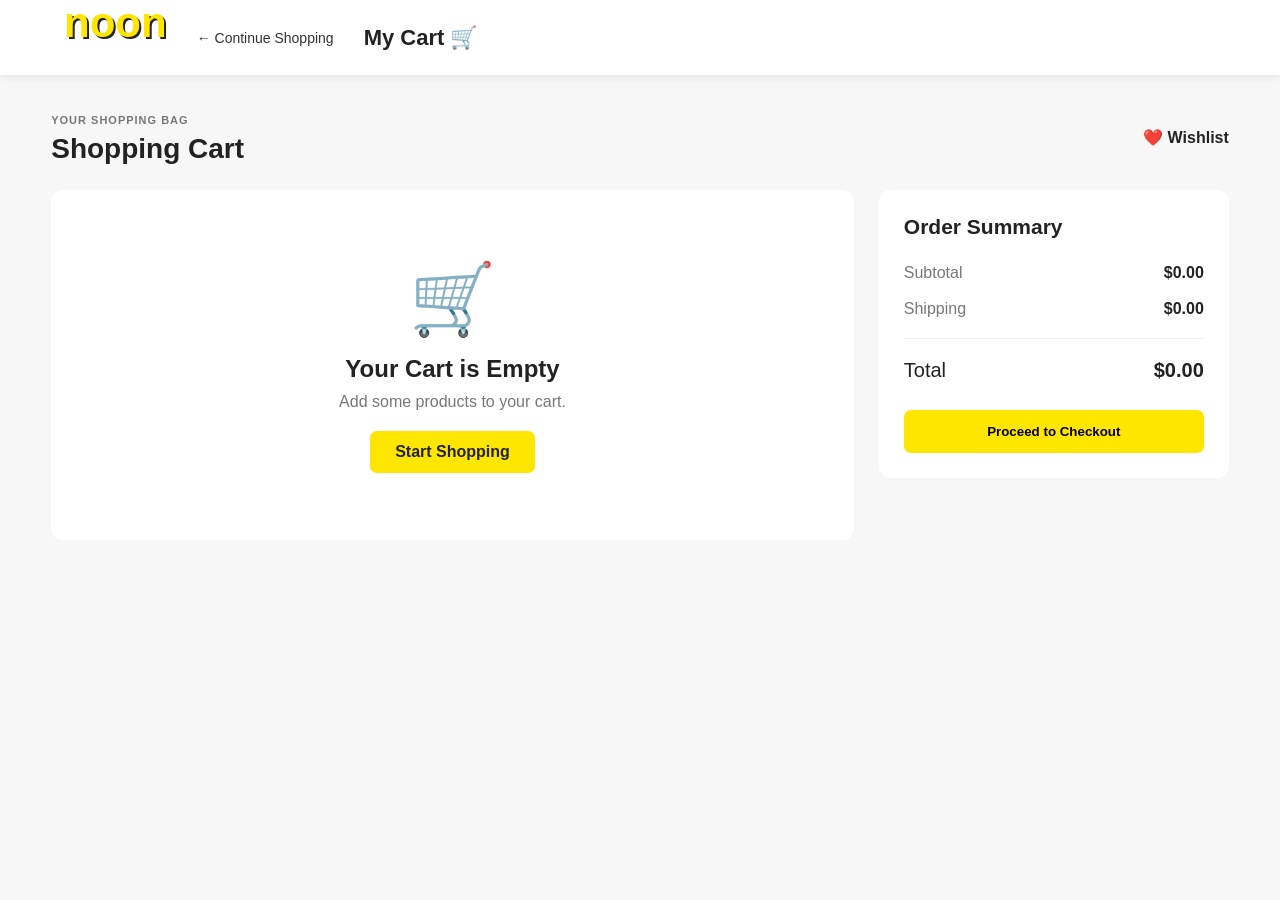
<file: roqia ecommerce/cart.html>
<!DOCTYPE html>
<html lang="en">

<head>
    <meta charset="UTF-8">
    <meta name="viewport" content="width=device-width, initial-scale=1.0">

    <title>Noon | Cart</title>

    <link rel="stylesheet" href="noon.css">
</head>

<body>

    <header>

        <div class="logo">noon</div>

        <a href="index.html" class="back">
            ← Continue Shopping
        </a>

        <h1>My Cart 🛒</h1>

    </header>


    <main>

        <div class="page-title">

            <div>
                <span>YOUR SHOPPING BAG</span>
                <h2>Shopping Cart</h2>
            </div>

            <a href="wishlist.html">
                ❤️ Wishlist
            </a>

        </div>


        <div class="cart-layout">

            <!-- PRODUCTS -->

            <div
                class="cart-products"
                id="cartProducts"
            ></div>


            <!-- SUMMARY -->

            <div class="cart-summary">

                <h2>Order Summary</h2>

                <div class="summary-row">
                    <span>Subtotal</span>
                    <strong id="subtotal">$0</strong>
                </div>

                <div class="summary-row">
                    <span>Shipping</span>
                    <strong id="shipping">$0</strong>
                </div>

                <hr>

                <div class="total-row">
                    <span>Total</span>
                    <strong id="total">$0</strong>
                </div>

                <button
                    class="checkout"
                    onclick="checkout()"
                >
                    Proceed to Checkout
                </button>

            </div>

        </div>

    </main>


    <script src="noon.js"></script>

</body>

</html>
</file>
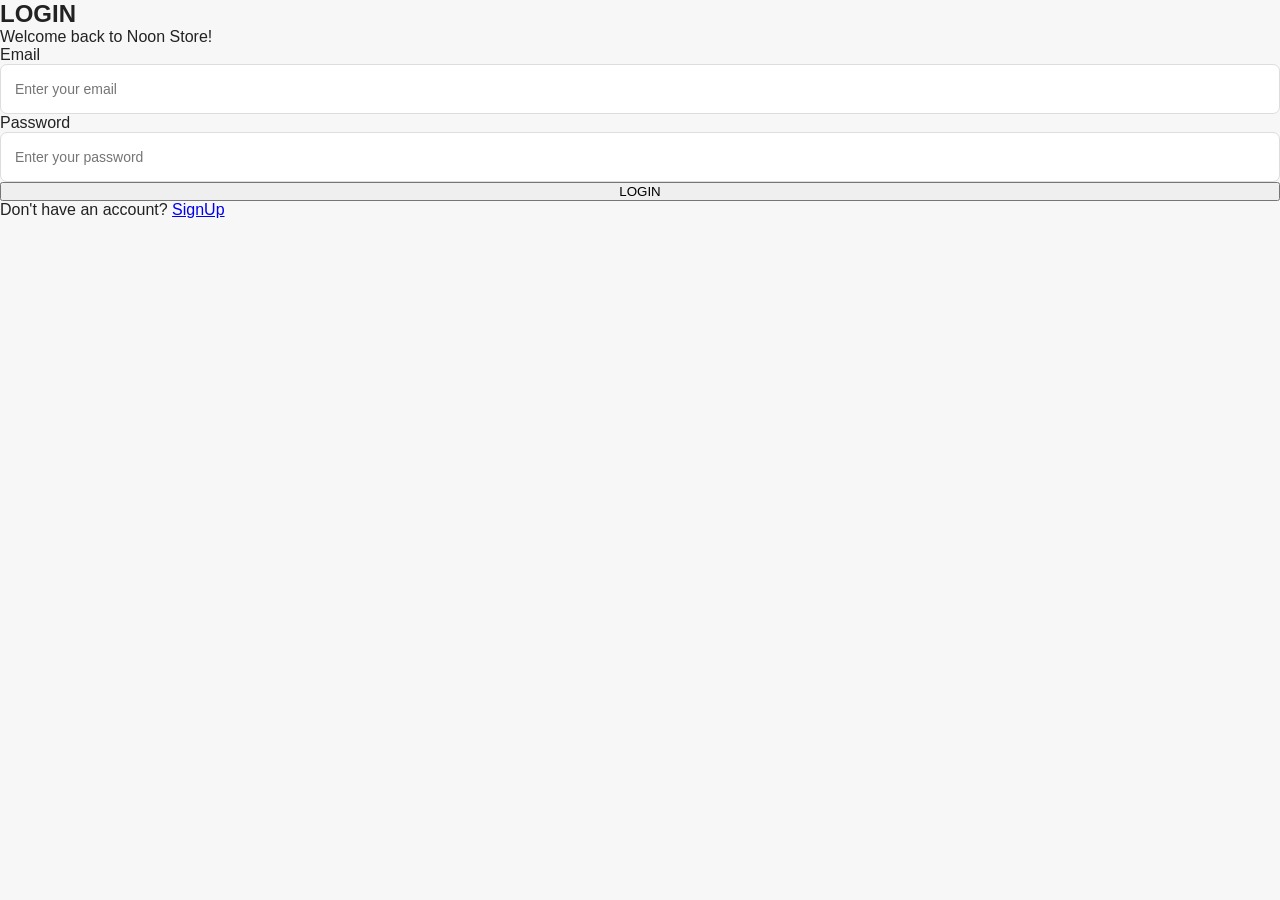
<file: roqia ecommerce/login.html>
<!DOCTYPE html>
<html lang="en">
<head>
    <meta charset="UTF-8">
    <meta name="viewport" content="width=device-width, initial-scale=1.0">
    <title>login</title>
    <link rel="stylesheet" href="noon.css">
</head>
<body>
<section class="login">
<div class="login-box">
 <h1>LOGIN</h1>
 <p>Welcome back to Noon Store!</p>
 <form>
<span>Email</span>
 <input type="email" id="email" placeholder="Enter your email">
 <span>Password</span>
 <input type="password" id="password" placeholder="Enter your password">
 <button>LOGIN</button>
 </form>
 <p>
 Don't have an account?
 <a href="signup.html">SignUp</a>
 </p>
 </div>
</section>

















</body>
</html>
</file>
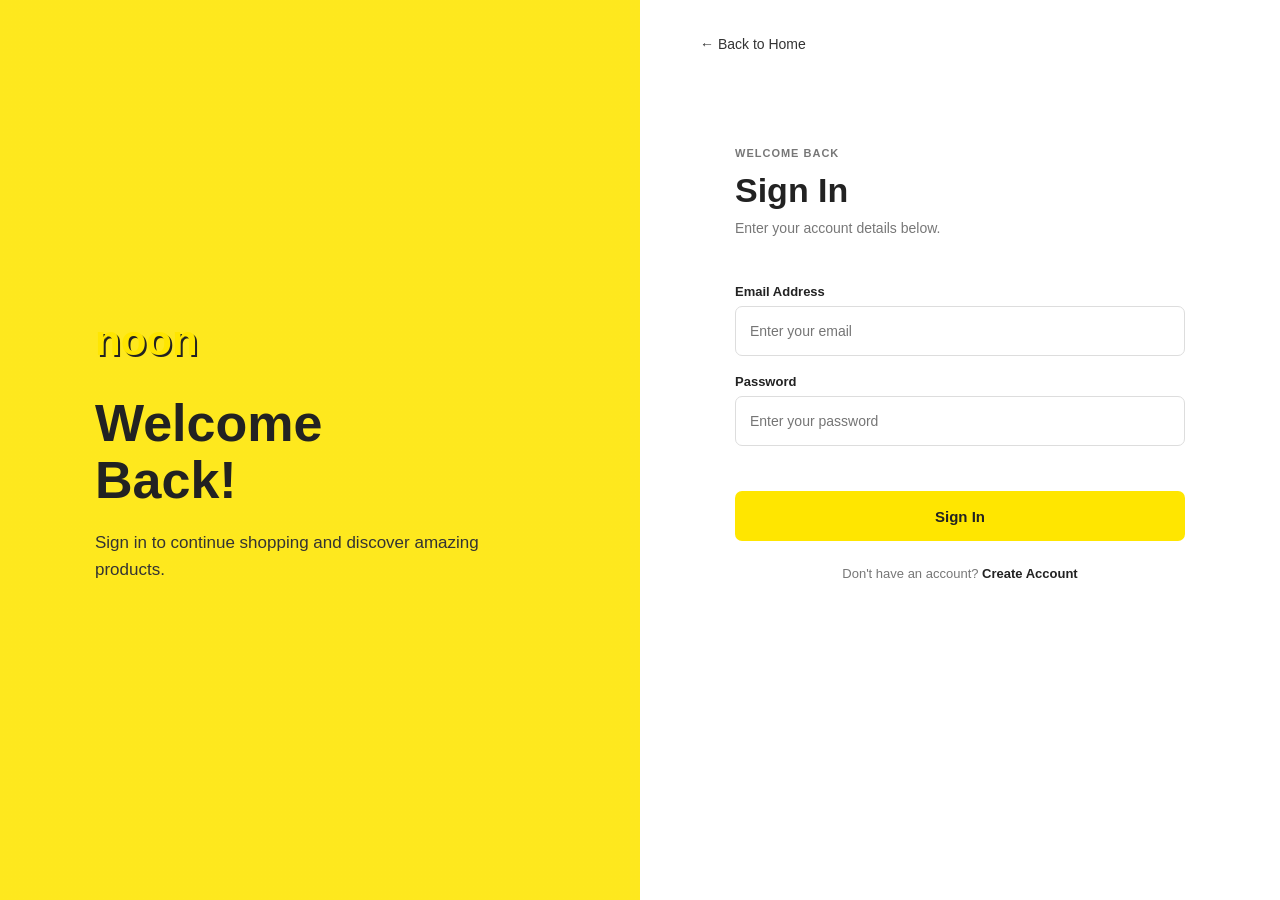
<file: roqia ecommerce/signin.html>
<!DOCTYPE html>
<html lang="en">

<head>
    <meta charset="UTF-8">
    <meta name="viewport" content="width=device-width, initial-scale=1.0">

    <title>Noon | Sign In</title>

    <link rel="stylesheet" href="noon.css">
</head>

<body>

    <div class="signin-page">

        <div class="signin-image">

            <div class="image-content">

                <div class="logo">noon</div>

                <h1>
                    Welcome
                    <br>
                    Back!
                </h1>

                <p>
                    Sign in to continue shopping
                    and discover amazing products.
                </p>

            </div>

        </div>


        <div class="signin-box">

            <a href="index.html" class="back">
                ← Back to Home
            </a>


            <div class="form-container">

                <span class="small-title">
                    WELCOME BACK
                </span>

                <h2>Sign In</h2>

                <p class="subtitle">
                    Enter your account details below.
                </p>


                <form id="signinForm">

                    <label>
                        Email Address
                    </label>

                    <input
                        type="email"
                        id="email"
                        placeholder="Enter your email"
                    >


                    <label>
                        Password
                    </label>

                    <input
                        type="password"
                        id="password"
                        placeholder="Enter your password"
                    >


                    <div
                        class="error"
                        id="error"
                    ></div>


                    <button
                        type="submit"
                        class="signin-btn"
                    >
                        Sign In
                    </button>

                </form>


                <p class="signup-text">

                    Don't have an account?

                    <a href="signup.html">
                        Create Account
                    </a>

                </p>

            </div>

        </div>

    </div>


    <script src="noon.js"></script>

</body>

</html>
</file>
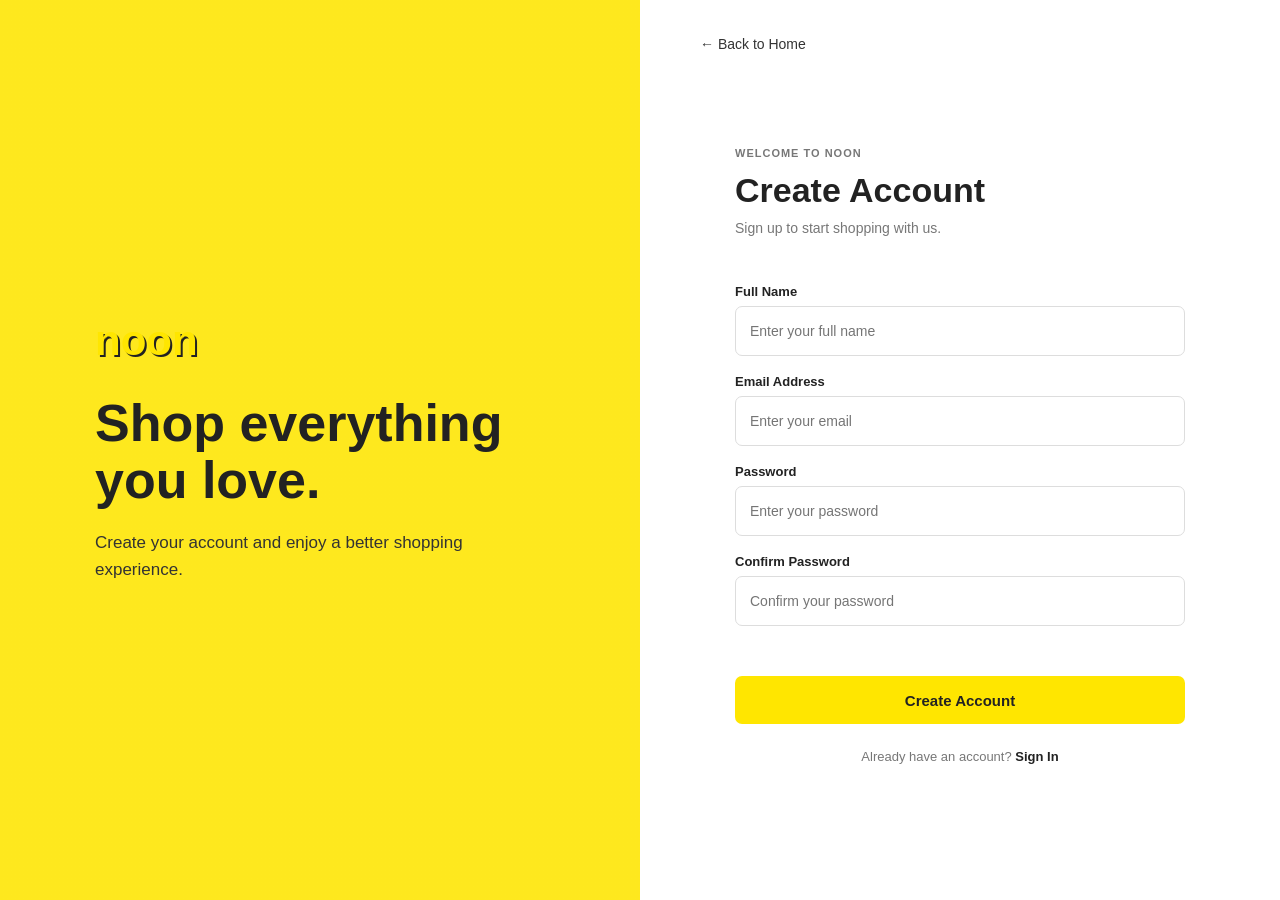
<file: roqia ecommerce/signup.html>
<!DOCTYPE html>
<html lang="en">

<head>
    <meta charset="UTF-8">
    <meta name="viewport" content="width=device-width, initial-scale=1.0">

    <title>Noon | Sign Up</title>

    <link rel="stylesheet" href="noon.css">
</head>

<body>

    <div class="signup-page">

        <div class="signup-image">

            <div class="image-content">
                <div class="logo">noon</div>

                <h1>
                    Shop everything
                    <br>
                    you love.
                </h1>

                <p>
                    Create your account and enjoy
                    a better shopping experience.
                </p>
            </div>

        </div>


        <div class="signup-box">

            <a href="index.html" class="back">
                ← Back to Home
            </a>

            <div class="form-container">

                <span class="small-title">
                    WELCOME TO NOON
                </span>

                <h2>Create Account</h2>

                <p class="subtitle">
                    Sign up to start shopping with us.
                </p>


                <form id="signupForm">

                    <label>Full Name</label>

                    <input
                        type="text"
                        id="name"
                        placeholder="Enter your full name"
                    >


                    <label>Email Address</label>

                    <input
                        type="email"
                        id="email"
                        placeholder="Enter your email"
                    >


                    <label>Password</label>

                    <input
                        type="password"
                        id="password"
                        placeholder="Enter your password"
                    >


                    <label>Confirm Password</label>

                    <input
                        type="password"
                        id="confirmPassword"
                        placeholder="Confirm your password"
                    >


                    <div
                        class="error"
                        id="error"
                    ></div>


                    <button
                        type="submit"
                        class="signup-btn"
                    >
                        Create Account
                    </button>

                </form>


                <p class="login-text">
                    Already have an account?
                    <a href="signin.html">
                        Sign In
                    </a>
                </p>

            </div>

        </div>

    </div>


    <script src="noon.js"></script>

</body>

</html>
</file>
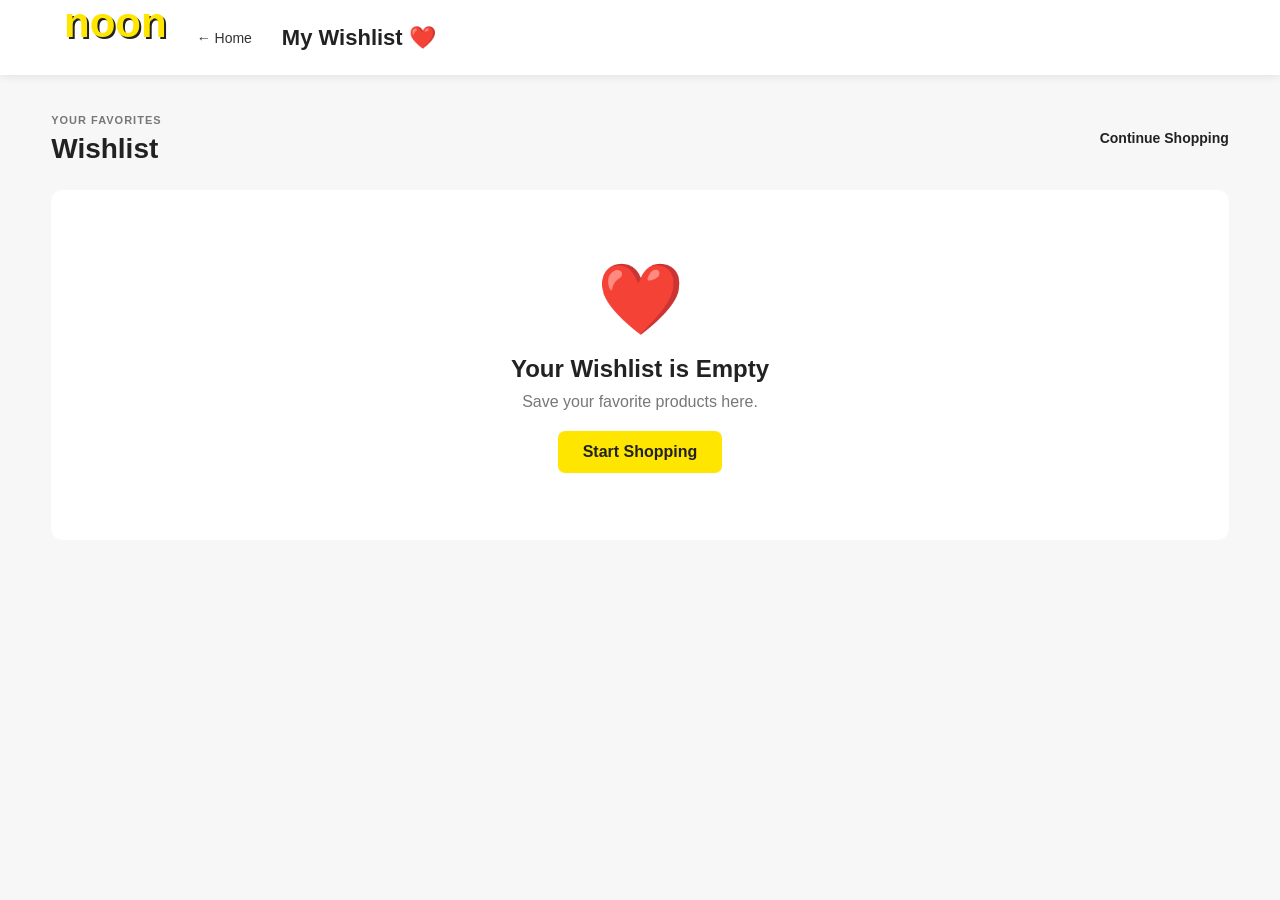
<file: roqia ecommerce/wishlist.html>
<!DOCTYPE html>
<html lang="en">

<head>
    <meta charset="UTF-8">
    <meta name="viewport" content="width=device-width, initial-scale=1.0">

    <title>Noon | Wishlist</title>

    <link rel="stylesheet" href="noon.css">
</head>

<body>

    <header>

        <div class="logo">noon</div>

        <a href="index.html" class="back">
            ← Home
        </a>

        <h1>My Wishlist ❤️</h1>

    </header>


    <main>

        <div class="wishlist-header">

            <div>
                <span>YOUR FAVORITES</span>
                <h2>Wishlist</h2>
            </div>

            <a href="index.html">
                Continue Shopping
            </a>

        </div>


        <div
            class="wishlist-container"
            id="wishlistContainer"
        ></div>

    </main>


    <script src="noon.js"></script>

</body>

</html>
</file>
<file: roqia ecommerce/noon.css>
* {
    margin: 0;
    padding: 0;
    box-sizing: border-box;
}

body {
    font-family: Arial, sans-serif;
    background: #f5f5f5;
    color: #222;
}


/* ================= NAVBAR ================= */

header {
    height: 75px;
    background: white;

    display: flex;
    align-items: center;

    gap: 25px;

    padding: 0 5%;

    box-shadow: 0 2px 8px rgba(0,0,0,0.08);

    position: sticky;
    top: 0;

    z-index: 1000;
}


.logo {
    font-size: 42px;

    font-weight: bold;

    color: #ffe600;

    text-shadow:
        2px 2px 0 #222;
}


.location {
    display: flex;

    align-items: center;

    gap: 7px;

    font-size: 14px;
}


.location div {
    display: flex;

    flex-direction: column;
}


.location small {
    color: #777;

    font-size: 11px;
}


.search {
    flex: 1;

    height: 45px;

    display: flex;

    background: #f3f3f3;

    border-radius: 7px;

    overflow: hidden;
}


.search input {
    flex: 1;

    border: none;

    outline: none;

    background: transparent;

    padding: 0 15px;

    font-size: 14px;
}


.search button {
    width: 55px;

    border: none;

    background: #ffe600;

    cursor: pointer;

    font-size: 18px;
}


.nav-links {
    display: flex;

    align-items: center;

    gap: 20px;
}


.nav-links a {
    text-decoration: none;

    color: #222;

    font-size: 13px;

    white-space: nowrap;
}


.nav-links a:hover {
    color: #d6b900;
}


/* ================= CATEGORIES NAV ================= */

.categories-nav {
    height: 48px;

    background: white;

    display: flex;

    justify-content: center;

    align-items: center;

    gap: 35px;

    border-top: 1px solid #eee;
}


.categories-nav a {
    color: #333;

    text-decoration: none;

    font-size: 14px;
}


.categories-nav a:hover {
    color: #d3b800;
}


/* ================= HERO ================= */

.hero {
    width: 92%;

    min-height: 380px;

    margin: 25px auto 40px;

    background: #ffe600;

    border-radius: 18px;

    display: flex;

    overflow: hidden;
}


.hero-content {
    width: 50%;

    padding: 55px;

    display: flex;

    flex-direction: column;

    justify-content: center;
}


.hero-content span {
    font-size: 13px;

    font-weight: bold;

    letter-spacing: 2px;
}


.hero-content h1 {
    font-size: 45px;

    line-height: 1.15;

    margin: 18px 0;
}


.hero-content p {
    font-size: 16px;

    color: #444;

    margin-bottom: 25px;
}


.hero-content button {
    width: 130px;

    padding: 13px;

    background: #222;

    color: white;

    border: none;

    border-radius: 7px;

    font-weight: bold;

    cursor: pointer;
}


.hero-image {
    width: 50%;

    height: 380px;
}


.hero-image img {
    width: 100%;

    height: 100%;

    object-fit: cover;
}


/* ================= SECTION ================= */

.section {
    width: 92%;

    margin: 0 auto 45px;
}


.section-header {
    display: flex;

    justify-content: space-between;

    align-items: center;

    margin-bottom: 20px;
}


.section-header h2 {
    font-size: 25px;

    margin-top: 5px;
}


.section-header a {
    color: #333;

    text-decoration: none;

    font-size: 14px;

    font-weight: bold;
}


.small-title {
    font-size: 11px;

    color: #e53935;

    font-weight: bold;

    letter-spacing: 1px;
}


/* ================= CATEGORY ================= */

.category-container {
    display: grid;

    grid-template-columns:
        repeat(6, 1fr);

    gap: 18px;
}


.category-card {
    height: 140px;

    background: white;

    border-radius: 14px;

    display: flex;

    flex-direction: column;

    align-items: center;

    justify-content: center;

    cursor: pointer;

    transition: 0.3s;
}


.category-card:hover {
    transform: translateY(-6px);

    box-shadow:
        0 8px 20px
        rgba(0,0,0,0.1);
}


.category-card div {
    font-size: 45px;

    margin-bottom: 10px;
}


.category-card h3 {
    font-size: 14px;
}


/* ================= PRODUCTS ================= */

.products-container {
    display: grid;

    grid-template-columns:
        repeat(5, 1fr);

    gap: 18px;
}


.product-card {
    background: white;

    border-radius: 14px;

    overflow: hidden;

    transition: 0.3s;
}


.product-card:hover {
    transform: translateY(-5px);

    box-shadow:
        0 10px 25px
        rgba(0,0,0,0.1);
}


/* PRODUCT IMAGE */

.product-image {
    height: 220px;

    background: #fafafa;

    position: relative;

    display: flex;

    justify-content: center;

    align-items: center;
}


.product-image img {
    width: 100%;

    height: 100%;

    object-fit: contain;

    padding: 15px;
}


.discount {
    position: absolute;

    left: 10px;

    top: 10px;

    background: #e53935;

    color: white;

    padding: 5px 8px;

    border-radius: 5px;

    font-size: 11px;

    font-weight: bold;
}


.wishlist {
    position: absolute;

    right: 10px;

    top: 10px;

    width: 36px;

    height: 36px;

    border: none;

    border-radius: 50%;

    background: white;

    font-size: 22px;

    cursor: pointer;

    box-shadow:
        0 2px 8px
        rgba(0,0,0,0.1);
}


.wishlist:hover {
    color: red;
}


/* PRODUCT INFO */

.product-info {
    padding: 15px;
}


.brand {
    color: #777;

    font-size: 11px;
}


.product-info h3 {
    font-size: 14px;

    line-height: 19px;

    height: 38px;

    overflow: hidden;

    margin: 7px 0;
}


.rating {
    font-size: 12px;

    margin-bottom: 10px;
}


.price {
    display: flex;

    align-items: center;

    gap: 8px;

    margin-bottom: 13px;
}


.price strong {
    font-size: 19px;
}


.price span {
    color: #999;

    font-size: 12px;

    text-decoration: line-through;
}


/* CART BUTTON */

.add-cart {
    width: 100%;

    padding: 10px;

    background: #ffe600;

    border: none;

    border-radius: 7px;

    font-weight: bold;

    cursor: pointer;
}


.add-cart:hover {
    background: #f0d500;
}


/* ================= LOADING ================= */

.loading {
    grid-column: 1 / -1;

    min-height: 250px;

    display: flex;

    align-items: center;

    justify-content: center;

    font-size: 18px;
}


/* ================= PROMO ================= */

.promo {
    width: 92%;

    margin: 0 auto 50px;

    padding: 45px;

    background: #222;

    color: white;

    border-radius: 15px;

    display: flex;

    justify-content: space-between;

    align-items: center;
}


.promo span {
    color: #ffe600;

    font-size: 12px;

    font-weight: bold;
}


.promo h2 {
    font-size: 32px;

    margin: 12px 0 20px;
}


.promo button {
    background: #ffe600;

    border: none;

    padding: 12px 25px;

    border-radius: 7px;

    font-weight: bold;

    cursor: pointer;
}


.promo-icon {
    font-size: 100px;
}


/* ================= FOOTER ================= */

footer {
    background: #222;

    color: white;

    padding: 45px 7%;

    display: grid;

    grid-template-columns:
        2fr 1fr 1fr 1fr;

    gap: 30px;
}


.footer-logo {
    font-size: 45px;

    color: #ffe600;

    font-weight: bold;
}


footer h3 {
    margin-bottom: 15px;

    font-size: 15px;
}


footer p {
    color: #bbb;

    font-size: 13px;

    margin-bottom: 10px;

    cursor: pointer;
}


/* ================= RESPONSIVE ================= */

@media (max-width: 1100px) {

    .products-container {
        grid-template-columns:
            repeat(4, 1fr);
    }

    .category-container {
        grid-template-columns:
            repeat(3, 1fr);
    }

    .location {
        display: none;
    }

}


@media (max-width: 800px) {

    header {
        padding: 10px;

        gap: 10px;
    }

    .logo {
        font-size: 30px;
    }

    .nav-links span {
        display: none;
    }

    .categories-nav {
        overflow-x: auto;

        justify-content: flex-start;

        padding: 0 15px;

        white-space: nowrap;
    }

    .hero {
        flex-direction: column;
    }

    .hero-content {
        width: 100%;

        padding: 35px;
    }

    .hero-content h1 {
        font-size: 35px;
    }

    .hero-image {
        width: 100%;

        height: 250px;
    }

    .products-container {
        grid-template-columns:
            repeat(2, 1fr);
    }

    footer {
        grid-template-columns:
            1fr 1fr;
    }

}


@media (max-width: 500px) {

    .category-container {
        grid-template-columns:
            repeat(2, 1fr);
    }

    .products-container {
        grid-template-columns:
            1fr;
    }

    .nav-links {
        gap: 8px;
    }

    .nav-links a {
        font-size: 11px;
    }

    .hero-content h1 {
        font-size: 30px;
    }

    .promo {
        padding: 30px;
    }

    .promo-icon {
        font-size: 60px;
    }

}
* {
    margin: 0;
    padding: 0;
    box-sizing: border-box;
}

body {
    font-family: Arial, sans-serif;
    background: #f5f5f5;
    color: #222;
}


/* HEADER */

header {
    height: 75px;
    background: white;

    display: flex;
    align-items: center;

    gap: 35px;

    padding: 0 5%;

    box-shadow: 0 2px 8px rgba(0,0,0,0.08);
}

.logo {
    font-size: 42px;
    font-weight: bold;

    color: #ffe600;

    text-shadow: 2px 2px #222;
}

.back {
    text-decoration: none;
    color: #333;

    font-size: 14px;
}

header h1 {
    font-size: 22px;
}


/* MAIN */

main {
    width: 92%;
    margin: 35px auto;
}

.wishlist-header {
    display: flex;

    justify-content: space-between;
    align-items: center;

    margin-bottom: 25px;
}

.wishlist-header span {
    color: #777;

    font-size: 11px;

    font-weight: bold;

    letter-spacing: 1px;
}

.wishlist-header h2 {
    font-size: 28px;

    margin-top: 5px;
}

.wishlist-header a {
    color: #222;

    text-decoration: none;

    font-weight: bold;

    font-size: 14px;
}


/* PRODUCTS */

.wishlist-container {
    display: grid;

    grid-template-columns:
        repeat(4, 1fr);

    gap: 20px;
}

.product-card {
    background: white;

    border-radius: 14px;

    overflow: hidden;

    transition: 0.3s;
}

.product-card:hover {
    transform: translateY(-5px);

    box-shadow:
        0 8px 20px
        rgba(0,0,0,0.1);
}


.product-image {
    height: 230px;

    background: #fafafa;

    position: relative;

    display: flex;

    justify-content: center;

    align-items: center;
}

.product-image img {
    width: 100%;

    height: 100%;

    object-fit: contain;

    padding: 15px;
}


/* REMOVE */

.remove {
    position: absolute;

    right: 10px;
    top: 10px;

    width: 36px;
    height: 36px;

    border: none;

    border-radius: 50%;

    background: white;

    font-size: 18px;

    cursor: pointer;
}

.remove:hover {
    color: red;
}


/* INFO */

.product-info {
    padding: 15px;
}

.brand {
    color: #777;

    font-size: 11px;
}

.product-info h3 {
    font-size: 15px;

    height: 40px;

    overflow: hidden;

    margin: 7px 0;
}

.rating {
    font-size: 12px;

    margin-bottom: 10px;
}

.price {
    margin-bottom: 15px;
}

.price strong {
    font-size: 20px;
}


/* BUTTON */

.add-cart {
    width: 100%;

    padding: 11px;

    border: none;

    border-radius: 7px;

    background: #ffe600;

    font-weight: bold;

    cursor: pointer;
}

.add-cart:hover {
    background: #f0d500;
}


/* EMPTY */

.empty {
    grid-column: 1 / -1;

    background: white;

    min-height: 350px;

    border-radius: 15px;

    display: flex;

    flex-direction: column;

    justify-content: center;

    align-items: center;

    text-align: center;
}

.empty-icon {
    font-size: 70px;

    margin-bottom: 15px;
}

.empty h2 {
    margin-bottom: 10px;
}

.empty p {
    color: #777;

    margin-bottom: 20px;
}

.empty a {
    background: #ffe600;

    color: #222;

    text-decoration: none;

    padding: 12px 25px;

    border-radius: 7px;

    font-weight: bold;
}


/* RESPONSIVE */

@media (max-width: 1000px) {

    .wishlist-container {
        grid-template-columns:
            repeat(3, 1fr);
    }

}

@media (max-width: 700px) {

    header {
        gap: 15px;
    }

    .logo {
        font-size: 30px;
    }

    header h1 {
        font-size: 17px;
    }

    .wishlist-container {
        grid-template-columns:
            repeat(2, 1fr);
    }

}

@media (max-width: 450px) {

    .wishlist-container {
        grid-template-columns: 1fr;
    }

    .wishlist-header {
        flex-direction: column;

        align-items: flex-start;

        gap: 15px;
    }

}* {
    margin: 0;
    padding: 0;
    box-sizing: border-box;
}

body {
    font-family: Arial, sans-serif;
    background: #f5f5f5;
    color: #222;
}


/* HEADER */

header {
    height: 75px;
    background: white;

    display: flex;
    align-items: center;

    gap: 35px;

    padding: 0 5%;

    box-shadow: 0 2px 8px rgba(0,0,0,0.08);
}

.logo {
    font-size: 42px;
    font-weight: bold;

    color: #ffe600;

    text-shadow: 2px 2px #222;
}

.back {
    color: #333;
    text-decoration: none;

    font-size: 14px;
}

header h1 {
    font-size: 22px;
}


/* MAIN */

main {
    width: 92%;
    margin: 35px auto;
}

.page-title {
    display: flex;

    justify-content: space-between;
    align-items: center;

    margin-bottom: 25px;
}

.page-title span {
    color: #777;

    font-size: 11px;
    font-weight: bold;

    letter-spacing: 1px;
}

.page-title h2 {
    font-size: 28px;
    margin-top: 5px;
}

.page-title a {
    text-decoration: none;
    color: #222;

    font-weight: bold;
}


/* LAYOUT */

.cart-layout {
    display: grid;

    grid-template-columns: 1fr 350px;

    gap: 25px;

    align-items: start;
}


/* PRODUCTS */

.cart-products {
    display: flex;

    flex-direction: column;

    gap: 15px;
}

.cart-item {
    background: white;

    border-radius: 12px;

    padding: 15px;

    display: flex;

    gap: 20px;
}

.cart-image {
    width: 150px;
    height: 150px;

    background: #fafafa;

    border-radius: 8px;

    display: flex;

    align-items: center;
    justify-content: center;
}

.cart-image img {
    width: 100%;
    height: 100%;

    object-fit: contain;

    padding: 10px;
}

.cart-info {
    flex: 1;

    display: flex;

    flex-direction: column;

    justify-content: center;
}

.cart-info .brand {
    color: #777;

    font-size: 11px;
}

.cart-info h3 {
    font-size: 17px;

    margin: 8px 0;
}

.rating {
    font-size: 12px;

    margin-bottom: 10px;
}

.cart-price {
    font-size: 20px;

    font-weight: bold;
}


/* QUANTITY */

.quantity {
    display: flex;

    align-items: center;

    gap: 12px;

    margin-top: 15px;
}

.quantity button {
    width: 30px;
    height: 30px;

    border: 1px solid #ddd;

    background: white;

    border-radius: 5px;

    cursor: pointer;

    font-size: 18px;
}

.quantity span {
    font-weight: bold;
}


/* REMOVE */

.remove {
    align-self: center;

    border: none;

    background: transparent;

    color: #e53935;

    cursor: pointer;

    font-size: 13px;
}


/* SUMMARY */

.cart-summary {
    background: white;

    border-radius: 12px;

    padding: 25px;

    position: sticky;

    top: 20px;
}

.cart-summary h2 {
    margin-bottom: 25px;

    font-size: 21px;
}

.summary-row,
.total-row {
    display: flex;

    justify-content: space-between;

    margin-bottom: 18px;
}

.summary-row span {
    color: #777;
}

hr {
    border: none;

    border-top: 1px solid #eee;

    margin: 20px 0;
}

.total-row {
    font-size: 20px;
}


/* CHECKOUT */

.checkout {
    width: 100%;

    padding: 14px;

    background: #ffe600;

    border: none;

    border-radius: 7px;

    font-weight: bold;

    cursor: pointer;

    margin-top: 10px;
}

.checkout:hover {
    background: #f0d500;
}


/* EMPTY */

.empty {
    background: white;

    min-height: 350px;

    border-radius: 12px;

    display: flex;

    flex-direction: column;

    align-items: center;

    justify-content: center;

    text-align: center;
}

.empty-icon {
    font-size: 70px;

    margin-bottom: 15px;
}

.empty h2 {
    margin-bottom: 10px;
}

.empty p {
    color: #777;

    margin-bottom: 20px;
}

.empty a {
    background: #ffe600;

    color: #222;

    text-decoration: none;

    padding: 12px 25px;

    border-radius: 7px;

    font-weight: bold;
}


/* RESPONSIVE */

@media (max-width: 900px) {

    .cart-layout {
        grid-template-columns: 1fr;
    }

    .cart-summary {
        position: static;
    }

}

@media (max-width: 600px) {

    header {
        gap: 15px;
    }

    .logo {
        font-size: 30px;
    }

    header h1 {
        font-size: 17px;
    }

    .cart-item {
        flex-direction: column;
    }

    .cart-image {
        width: 100%;
        height: 200px;
    }

    .page-title {
        flex-direction: column;

        align-items: flex-start;

        gap: 15px;
    }
}
* {
    margin: 0;
    padding: 0;
    box-sizing: border-box;
}

body {
    font-family: Arial, sans-serif;
    background: #f5f5f5;
    color: #222;
}

.signup-page {
    min-height: 100vh;

    display: flex;
}


/* LEFT */

.signup-image {
    width: 50%;

    background:
        linear-gradient(
            rgba(255, 230, 0, 0.88),
            rgba(255, 230, 0, 0.88)
        ),
        url("https://images.unsplash.com/photo-1607082349566-187342175e2f?auto=format&fit=crop&w=1000&q=80");

    background-size: cover;

    background-position: center;

    display: flex;

    align-items: center;

    justify-content: center;

    padding: 60px;
}

.image-content {
    max-width: 450px;
}

.logo {
    font-size: 50px;

    font-weight: bold;

    color: #ffe600;

    text-shadow: 3px 3px #222;

    margin-bottom: 30px;
}

.image-content h1 {
    font-size: 48px;

    line-height: 1.1;

    margin-bottom: 20px;
}

.image-content p {
    font-size: 17px;

    line-height: 1.6;

    color: #333;
}


/* RIGHT */

.signup-box {
    width: 50%;

    background: white;

    padding: 35px 60px;
}

.back {
    color: #333;

    text-decoration: none;

    font-size: 14px;
}

.form-container {
    width: 100%;

    max-width: 450px;

    margin: 55px auto;
}

.small-title {
    font-size: 11px;

    color: #777;

    font-weight: bold;

    letter-spacing: 1px;
}

.form-container h2 {
    font-size: 32px;

    margin: 10px 0;
}

.subtitle {
    color: #777;

    font-size: 14px;

    margin-bottom: 30px;
}


/* FORM */

form {
    display: flex;

    flex-direction: column;
}

label {
    font-size: 13px;

    font-weight: bold;

    margin-bottom: 7px;

    margin-top: 15px;
}

input {
    height: 48px;

    border: 1px solid #ddd;

    border-radius: 7px;

    outline: none;

    padding: 0 14px;

    font-size: 14px;

    transition: 0.2s;
}

input:focus {
    border-color: #222;

    box-shadow:
        0 0 0 2px
        rgba(255, 230, 0, 0.3);
}


/* ERROR */

.error {
    color: #e53935;

    font-size: 13px;

    margin-top: 15px;

    min-height: 18px;
}


/* BUTTON */

.signup-btn {
    height: 48px;

    margin-top: 15px;

    border: none;

    border-radius: 7px;

    background: #ffe600;

    color: #222;

    font-size: 15px;

    font-weight: bold;

    cursor: pointer;
}

.signup-btn:hover {
    background: #f0d500;
}


/* LOGIN */

.login-text {
    text-align: center;

    color: #777;

    font-size: 13px;

    margin-top: 25px;
}

.login-text a {
    color: #222;

    font-weight: bold;

    text-decoration: none;
}


/* RESPONSIVE */

@media (max-width: 800px) {

    .signup-image {
        display: none;
    }

    .signup-box {
        width: 100%;

        padding: 25px;
    }

    .form-container {
        margin-top: 50px;
    }

}

* {
    margin: 0;
    padding: 0;
    box-sizing: border-box;
}

body {
    font-family: Arial, sans-serif;
    background: #f5f5f5;
    color: #222;
}

.signin-page {
    min-height: 100vh;

    display: flex;
}


/* LEFT */

.signin-image {
    width: 50%;

    background:
        linear-gradient(
            rgba(255, 230, 0, 0.88),
            rgba(255, 230, 0, 0.88)
        ),
        url("https://images.unsplash.com/photo-1607082349566-187342175e2f?auto=format&fit=crop&w=1000&q=80");

    background-size: cover;

    background-position: center;

    display: flex;

    align-items: center;

    justify-content: center;

    padding: 60px;
}

.image-content {
    max-width: 450px;
}

.logo {
    font-size: 50px;

    font-weight: bold;

    color: #ffe600;

    text-shadow: 3px 3px #222;

    margin-bottom: 30px;
}

.image-content h1 {
    font-size: 52px;

    line-height: 1.1;

    margin-bottom: 20px;
}

.image-content p {
    font-size: 17px;

    line-height: 1.6;

    color: #333;
}


/* RIGHT */

.signin-box {
    width: 50%;

    background: white;

    padding: 35px 60px;
}

.back {
    color: #333;

    text-decoration: none;

    font-size: 14px;
}

.form-container {
    width: 100%;

    max-width: 450px;

    margin: 90px auto;
}

.small-title {
    font-size: 11px;

    color: #777;

    font-weight: bold;

    letter-spacing: 1px;
}

.form-container h2 {
    font-size: 34px;

    margin: 10px 0;
}

.subtitle {
    color: #777;

    font-size: 14px;

    margin-bottom: 30px;
}


/* FORM */

form {
    display: flex;

    flex-direction: column;
}

label {
    font-size: 13px;

    font-weight: bold;

    margin-bottom: 7px;

    margin-top: 18px;
}

input {
    height: 50px;

    border: 1px solid #ddd;

    border-radius: 7px;

    outline: none;

    padding: 0 14px;

    font-size: 14px;

    transition: 0.2s;
}

input:focus {
    border-color: #222;

    box-shadow:
        0 0 0 2px
        rgba(255, 230, 0, 0.3);
}


/* ERROR */

.error {
    min-height: 20px;

    color: #e53935;

    font-size: 13px;

    margin-top: 15px;
}


/* BUTTON */

.signin-btn {
    height: 50px;

    margin-top: 10px;

    border: none;

    border-radius: 7px;

    background: #ffe600;

    color: #222;

    font-size: 15px;

    font-weight: bold;

    cursor: pointer;
}

.signin-btn:hover {
    background: #f0d500;
}


/* SIGN UP */

.signup-text {
    text-align: center;

    color: #777;

    font-size: 13px;

    margin-top: 25px;
}

.signup-text a {
    color: #222;

    font-weight: bold;

    text-decoration: none;
}


/* MOBILE */

@media (max-width: 800px) {

    .signin-image {
        display: none;
    }

    .signin-box {
        width: 100%;

        padding: 25px;
    }

    .form-container {
        margin-top: 70px;
    }

}


* {
    margin: 0;
    padding: 0;
    box-sizing: border-box;
}


body {

    font-family: Arial, sans-serif;

    background: #f7f7f7;

    color: #222;

}


/* ================= NAVBAR ================= */

header {

    height: 75px;

    background: white;

    display: flex;

    align-items: center;

    padding: 0 5%;

    gap: 30px;

    box-shadow:
        0 2px 8px rgba(0,0,0,0.08);

}


.logo {

    font-size: 42px;

    font-weight: bold;

    color: #ffe600;

    text-shadow: 2px 2px #222;

}


nav {

    display: flex;

    gap: 25px;

    flex: 1;

}


nav a {

    text-decoration: none;

    color: #333;

    font-size: 14px;

    font-weight: bold;

}


.signin {

    text-decoration: none;

    color: #222;

    border: 1px solid #ddd;

    padding: 10px 18px;

    border-radius: 7px;

}


/* ================= MAIN ================= */

main {

    width: 92%;

    max-width: 1300px;

    margin: 35px auto;

}


/* ================= PRODUCT ================= */

.product {

    background: white;

    border-radius: 12px;

    padding: 30px;

    display: grid;

    grid-template-columns: 58% 42%;

    gap: 35px;

}


/* ================= GALLERY ================= */

.gallery {

    display: grid;

    grid-template-columns: 80px 1fr;

    gap: 18px;

}


/* الصور الصغيرة */

.thumbnails {

    display: flex;

    flex-direction: column;

    gap: 12px;

    max-height: 560px;

    overflow-y: auto;

}


.thumbnail {

    width: 70px;

    height: 70px;

    background: white;

    border: 1px solid #ddd;

    border-radius: 8px;

    cursor: pointer;

    display: flex;

    justify-content: center;

    align-items: center;

    overflow: hidden;

}


/* الصورة داخل الصورة الصغيرة */

.thumbnail img {

    width: 100%;

    height: 100%;

    object-fit: contain;

    padding: 5px;

}


/* الصورة اللي مختارينها */

.thumbnail.active {

    border: 2px solid #222;

}


/* ================= BIG IMAGE ================= */

.main-image {

    height: 560px;

    background: #fafafa;

    border-radius: 10px;

    display: flex;

    align-items: center;

    justify-content: center;

    overflow: hidden;

}


.main-image img {

    width: 100%;

    height: 100%;

    object-fit: contain;

    padding: 35px;

    transition: 0.3s;

}


/* ================= INFO ================= */

.product-info {

    padding: 15px;

}


.brand {

    color: #777;

    font-size: 13px;

}


.product-info h1 {

    font-size: 30px;

    line-height: 1.3;

    margin: 12px 0;

}


.rating {

    font-size: 14px;

    margin: 12px 0;

}


.description {

    color: #666;

    line-height: 1.7;

    margin: 20px 0;

}


/* ================= PRICE ================= */

.price-box {

    border-top: 1px solid #eee;

    border-bottom: 1px solid #eee;

    padding: 20px 0;

    margin: 20px 0;

}


.price {

    font-size: 32px;

    font-weight: bold;

}


.old-price {

    color: #999;

    text-decoration: line-through;

    margin-left: 10px;

}


.discount {

    background: #e53935;

    color: white;

    padding: 6px 10px;

    border-radius: 5px;

    font-size: 12px;

    margin-left: 10px;

}


/* ================= STOCK ================= */

.stock {

    color: #159447;

    font-weight: bold;

}


/* ================= BUTTONS ================= */

.buttons {

    display: flex;

    gap: 10px;

    margin-top: 25px;

}


.cart-btn {

    flex: 1;

    height: 50px;

    border: none;

    border-radius: 7px;

    background: #ffe600;

    font-size: 15px;

    font-weight: bold;

    cursor: pointer;

}


.wishlist-btn {

    width: 55px;

    height: 50px;

    border: 1px solid #ddd;

    background: white;

    border-radius: 7px;

    font-size: 25px;

    cursor: pointer;

}


.order-btn {

    width: 100%;

    height: 50px;

    margin-top: 12px;

    border: none;

    border-radius: 7px;

    background: #222;

    color: white;

    font-weight: bold;

    cursor: pointer;

}


/* ================= LOADING ================= */

.loading {

    text-align: center;

    padding: 200px;

    font-size: 20px;

}


/* ================= MOBILE ================= */

@media (max-width: 900px) {

    .product {

        grid-template-columns: 1fr;

    }

}


@media (max-width: 600px) {

    nav {

        gap: 10px;

    }


    .gallery {

        display: flex;

        flex-direction: column-reverse;

    }


    .thumbnails {

        flex-direction: row;

        overflow-x: auto;

        max-height: none;

    }


    .thumbnail {

        min-width: 65px;

    }


    .main-image {

        height: 400px;

    }

}
</file>
